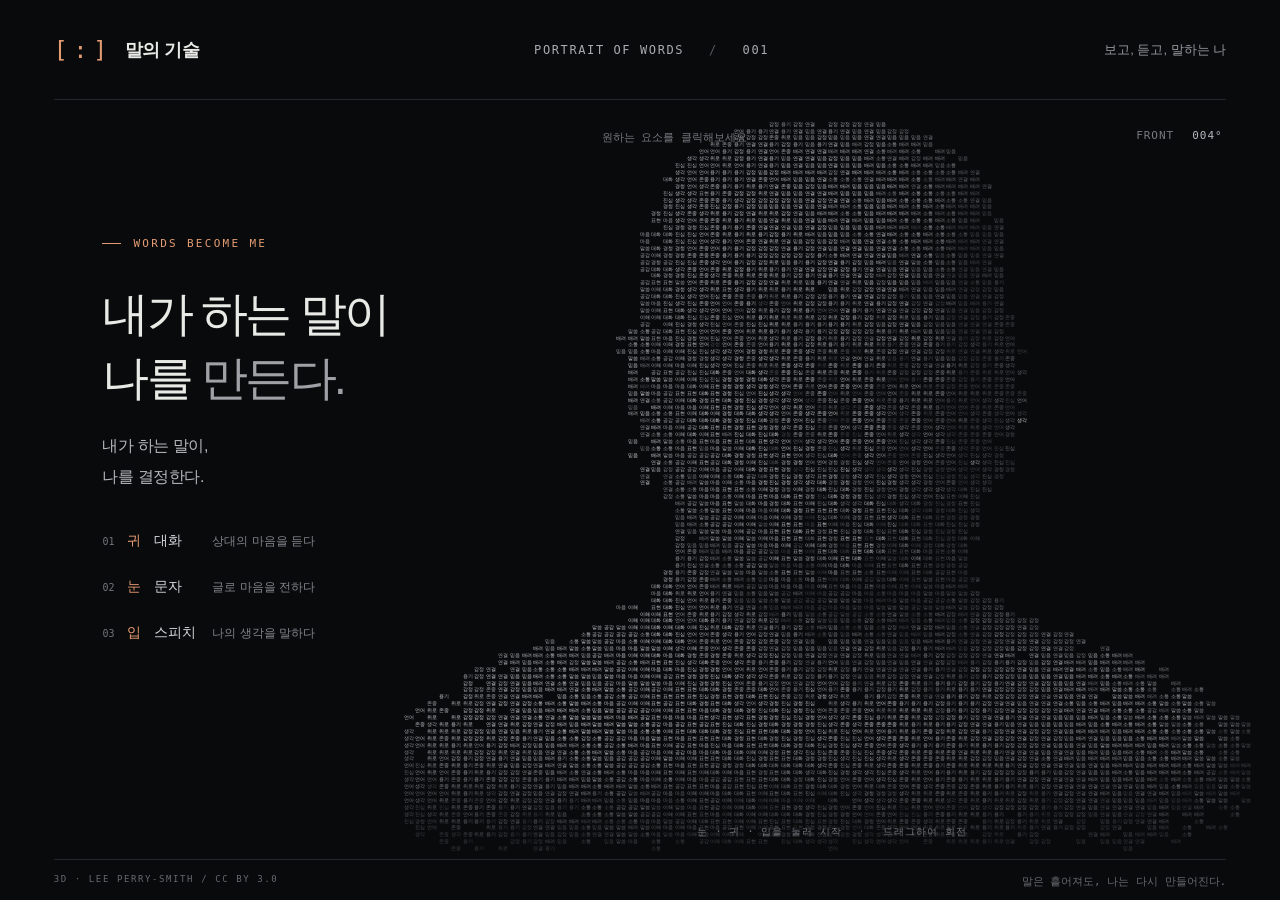
<file: index.html>
<!doctype html>
<html lang="ko">
<head>
<meta charset="utf-8"><meta name="viewport" content="width=device-width,initial-scale=1">
<meta name="theme-color" content="#090a0c">
<title>말의 기술 — 내가 하는 말이 나를 만든다</title>
<meta name="description" content="내가 하는 말이, 나를 결정한다. 수많은 문자가 모여 만드는 천천히 회전하는 입체 초상.">
<link rel="icon" href="./favicon.svg" type="image/svg+xml"><link rel="stylesheet" href="./style.css?v=4">
<link rel="stylesheet" href="./site-intro.css?v=5">
<script>try{if(sessionStorage.getItem('portrait-ascii-upload-intro-v2')!=='seen'&&!new URLSearchParams(location.search).has('home'))document.documentElement.classList.add('intro-active');}catch{if(!new URLSearchParams(location.search).has('home'))document.documentElement.classList.add('intro-active');}</script>
</head>
<body>
<section id="site-intro" class="site-intro" aria-label="말의 기술 인트로 영상" role="dialog" aria-modal="true" hidden>
<iframe id="site-intro-frame" title="말하기의 기술 ASCII 인트로" allow="autoplay" referrerpolicy="same-origin"></iframe>
<div class="site-intro-progress" aria-hidden="true"><span id="site-intro-progress"></span></div>
</section>
<header><a class="brand" href="./index.html?home=1" aria-label="말의 기술 홈"><span class="brand-symbol">[ : ]</span><span>말의 기술</span></a><span class="edition">PORTRAIT OF WORDS <span class="divider">/</span> 001</span><span class="header-note">보고, 듣고, 말하는 나</span></header>
<main>
<canvas id="portrait" aria-label="공감, 마음, 이해 같은 한글 단어들로 이루어진 사람의 입체 초상. 눈은 문자, 귀는 대화, 입은 스피치 훈련으로 연결됩니다. 드래그나 방향키로 각도를 바꿀 수 있습니다." tabindex="0"></canvas>
<div id="hotspots" class="hotspots" role="group" aria-label="얼굴 부위로 훈련 선택"></div>
<div class="intro"><p class="eyebrow"><span></span> WORDS BECOME ME</p><h1>내가 하는 말이<br>나를 <span>만든다.</span></h1><p class="message">내가 하는 말이,<br>나를 결정한다.</p><nav class="sense-menu" aria-label="훈련 선택">
<a href="./trainer.html?v=20261013-clean#dialog"><span>01</span><strong>귀</strong><span class="sense-name">대화</span><small>상대의 마음을 듣다</small></a>
<a href="./trainer.html?v=20261013-clean#message"><span>02</span><strong>눈</strong><span class="sense-name">문자</span><small>글로 마음을 전하다</small></a>
<a href="./trainer.html?v=20261013-clean#speech"><span>03</span><strong>입</strong><span class="sense-name">스피치</span><small>나의 생각을 말하다</small></a>
</nav></div>
<div class="portrait-label"><span>원하는 요소를 클릭해보세요</span></div>
<div class="view-info"><span id="viewLabel">FRONT</span><span id="angle">000°</span></div>
<div class="loading" id="loading" role="status">말들이 모이고 있습니다<span>···</span></div>
<div class="gesture">눈 · 귀 · 입을 눌러 시작 <span>·</span> 드래그하여 회전</div>
</main>
<div class="bottom-line"><a href="./credits.txt" target="_blank" rel="noopener">3D · LEE PERRY-SMITH / CC BY 3.0</a><span>말은 흩어져도, 나는 다시 만들어진다.</span></div>
<script src="./head-data.js?v=1"></script>
<script src="./site-intro.js?v=6"></script>
<script src="./app.js?v=12"></script>
</body></html>
</file>
<file: style.css>
:root{color-scheme:dark;--bg:#090a0c;--ink:#e9e9e6;--muted:#85868b;--line:#26272a;--accent:#e49b72}*{box-sizing:border-box}body{margin:0;background:var(--bg);color:var(--ink);font-family:Arial,"Apple SD Gothic Neo","Malgun Gothic",sans-serif;-webkit-font-smoothing:antialiased}button,a,input{-webkit-tap-highlight-color:transparent}button{font:inherit;color:inherit;cursor:pointer}button:focus-visible,a:focus-visible,input:focus-visible,canvas:focus-visible{outline:2px solid var(--accent);outline-offset:6px}header{height:100px;margin:0 4.2%;display:flex;align-items:center;justify-content:space-between;border-bottom:1px solid var(--line);position:relative;z-index:2}.brand{display:flex;align-items:center;gap:17px;color:var(--ink);text-decoration:none;font-size:18px;font-weight:600;letter-spacing:-.6px}.brand-symbol{font:23px monospace;color:var(--accent);letter-spacing:-4px;margin-right:5px}.edition{font:12px monospace;letter-spacing:1.6px;color:#aaaab0}.divider{color:#58585e;padding:0 16px}.header-note{font-size:13px;color:#98999e}main{height:calc(100svh - 220px);min-height:540px;position:relative;overflow:hidden}canvas{position:absolute;inset:0;width:100%;height:100%;touch-action:pan-y;cursor:grab}canvas:active{cursor:grabbing}.intro{position:absolute;top:24%;left:8%;pointer-events:none;z-index:1}.eyebrow{font:11px monospace;letter-spacing:2.3px;color:var(--accent);display:flex;align-items:center;gap:12px;margin:0 0 32px}.eyebrow span{width:19px;height:1px;background:var(--accent)}h1{font-size:clamp(38px,3.7vw,58px);line-height:1.36;letter-spacing:-2.8px;font-weight:500;margin:0}h1 span{color:#a0a0a5}.message{font-size:16px;line-height:1.9;color:#b6b6bb;margin:26px 0 0;letter-spacing:-.4px}.small-rule{width:26px;height:1px;background:#525257;margin-top:42px}.caption{font-size:13px;line-height:1.8;color:#787980;margin:16px 0 0}.portrait-label{position:absolute;top:30px;left:47%;display:flex;gap:18px;font:11px monospace;color:#77787f;letter-spacing:1px}.portrait-label span:last-child{font-family:inherit;letter-spacing:0}.view-info{position:absolute;right:4.2%;top:29px;display:flex;align-items:center;gap:18px;font:11px monospace;color:#797a80;letter-spacing:1px}#angle{min-width:34px;color:#b7b8bf}.gesture{position:absolute;bottom:20px;left:65%;transform:translateX(-50%);white-space:nowrap;font:10px monospace;letter-spacing:1px;color:#74757c}.gesture span{padding:0 10px;color:#45464d}.loading{position:absolute;left:65%;top:48%;transform:translate(-50%,-50%);font-size:14px;color:#aaa}.loading span{color:var(--accent)}footer{position:relative;margin:0 4.2%;height:79px;display:flex;align-items:center;justify-content:space-between;border-top:1px solid var(--line)}.material{display:flex;gap:24px;align-items:center}.foot-label{font:10px monospace;letter-spacing:1.6px;color:#76777e}.tabs{display:flex;gap:5px;align-items:center;border:1px solid #2c2d31;padding:3px;border-radius:5px}.tabs button{background:none;border:0;border-radius:3px;padding:8px 15px;min-width:64px;font-size:12px;color:#8d8e94}.tabs button.active{background:#292a2e;color:#e9e9e6}.motion{display:flex;align-items:center;gap:14px;font-size:12px;color:#9b9ca3}.pause{padding:10px 2px;border:0;background:none;display:flex;align-items:center;gap:12px;font-size:13px;min-width:84px}.pause span:first-child{font-size:15px;color:var(--accent);width:12px}.control-divider{height:16px;background:#36373c;width:1px;margin:0 10px}input[type=range]{appearance:none;width:88px;height:2px;background:#48494f;cursor:pointer;accent-color:var(--accent)}input[type=range]::-webkit-slider-thumb{appearance:none;background:var(--accent);height:9px;width:9px;border-radius:50%}input[type=range]::-moz-range-thumb{background:var(--accent);height:9px;width:9px;border:0;border-radius:50%}.speed-label{font:11px monospace;color:#a0a1a8;min-width:34px}.reform{display:flex;align-items:center;gap:10px;padding:12px 0 12px 20px;border:0;background:none;font-size:13px;color:#b8b8bf}.reform span{font-size:19px;color:var(--accent)}button:hover{color:#fff}.bottom-line{height:41px;margin:0 4.2%;display:flex;justify-content:space-between;color:#686970;font:9px monospace;letter-spacing:1.6px}.bottom-line span:last-child{font-size:11px;letter-spacing:0}@media(min-width:1800px){.intro{left:12%}}@media(max-width:760px){header{height:74px;margin:0 6%}.brand{font-size:16px;gap:12px}.edition{font-size:9px;letter-spacing:1px}.divider{padding:0 6px}.header-note{display:none}main{height:calc(100svh - 238px);min-height:570px}.intro{top:31px;left:7%}.eyebrow{font-size:9px;margin-bottom:15px;letter-spacing:1.5px}h1{font-size:34px;letter-spacing:-1.8px;line-height:1.3}.message{font-size:13px;line-height:1.7;margin-top:15px}.small-rule,.caption{display:none}.portrait-label{display:none}.view-info{top:30px;right:7%;gap:10px;font-size:9px}.gesture{left:57%;bottom:17px;font-size:8px;letter-spacing:.7px}.gesture span{padding:0 4px}footer{height:122px;margin:0 6%;flex-wrap:wrap;gap:0}.material{width:55%;gap:12px}.foot-label{font-size:8px;letter-spacing:1px}.tabs button{font-size:11px;padding:7px 11px;min-width:49px}.reform{order:1;font-size:12px;padding:10px 0}.motion{order:2;width:100%;justify-content:center;padding-bottom:13px;gap:12px}.bottom-line{margin:0 6%;height:42px;font-size:8px;letter-spacing:.5px}.bottom-line span:last-child{font-size:9px}.control-divider{margin:0 8px}}@media(prefers-reduced-motion:reduce){*{scroll-behavior:auto}}@media(max-height:650px) and (min-width:761px){main{min-height:410px}.intro{top:17%}.small-rule,.caption{display:none}header{height:80px}}

.bottom-line a{color:inherit;text-decoration:none}.bottom-line a:hover{color:var(--ink)}

/* Navigation lives on the moving anatomy, with an equivalent keyboard menu. */
.hotspots{position:absolute;inset:0;pointer-events:none;z-index:3}
.hotspot{position:absolute;display:grid;place-items:center;width:44px;height:44px;padding:0;border:0;background:transparent;border-radius:50%;transform:translate(-50%,-50%);pointer-events:auto;color:var(--accent);touch-action:manipulation}
.hotspot[hidden]{display:none}.hotspot::before{content:"";position:absolute;inset:7px;border:1px solid #e49b7260;border-radius:50%;transition:background .15s,border-color .15s,box-shadow .15s}.hotspot::after{content:"";height:3px;width:3px;background:var(--accent);border-radius:50%;box-shadow:0 0 8px #e49b7280}
.hotspot:hover::before,.hotspot:focus-visible::before,.hotspot.is-active::before{background:#e49b7214;border-color:var(--accent);box-shadow:0 0 22px #e49b7220}.hotspot-tip{position:absolute;bottom:calc(100% + 5px);left:50%;transform:translateX(-50%);white-space:nowrap;color:#f3e0d2;background:#141313f2;border:1px solid #655044;border-radius:5px;padding:9px 12px;font-size:13px;opacity:0;pointer-events:none;transition:opacity .15s}.hotspot:hover .hotspot-tip,.hotspot:focus-visible .hotspot-tip,.hotspot.is-active .hotspot-tip{opacity:1}
.sense-menu{pointer-events:auto;margin-top:28px;display:grid;gap:4px}.sense-menu a{display:flex;align-items:center;gap:13px;padding:10px 6px 10px 0;color:#aaaab1;text-decoration:none;font-size:14px;min-height:42px}.sense-menu a>span:first-child{font:10px monospace;color:#73747b}.sense-menu strong{color:var(--accent);font-size:14px;font-weight:500}.sense-menu .sense-name{min-width:45px;color:#d5d5da}.sense-menu small{font-size:12px;color:#83848b}.sense-menu a:hover .sense-name,.sense-menu a:focus-visible .sense-name{color:var(--accent)}.intro{top:18%}.message{margin-top:21px}
@media(max-width:760px){.intro{top:24px}.message{font-size:12px;margin-top:10px}.sense-menu{margin-top:16px;gap:0}.sense-menu a{padding:5px 0;gap:8px;min-height:32px;font-size:12px}.sense-menu strong{font-size:12px}.sense-menu .sense-name{min-width:36px}.sense-menu small{display:none}.gesture{font-size:9px;letter-spacing:0}.hotspot-tip{font-size:12px;padding:8px}.hotspot{width:44px;height:44px}}
@media(max-height:760px) and (min-width:761px){.intro{top:12%}.sense-menu{margin-top:16px}.sense-menu a{min-height:36px;padding:7px 0}.eyebrow{margin-bottom:22px}.message{margin-top:16px}}

/* Intro has no manual animation controls. Reclaim the old control-bar space. */
main{height:calc(100svh - 141px)}
.bottom-line{border-top:1px solid var(--line);padding-top:14px}
@media(max-width:760px){main{height:calc(100svh - 116px)}}
@media(max-height:650px) and (min-width:761px){main{height:calc(100svh - 121px)}}
</file>
<file: site-intro.css>
html.intro-active{overflow:hidden}
html.intro-active body>header,html.intro-active body>main,html.intro-active .bottom-line{visibility:hidden}
.site-intro{position:fixed;inset:0;z-index:1000;background:#050505;opacity:1;transition:opacity 1.8s cubic-bezier(.22,.61,.36,1);isolation:isolate}
.site-intro[hidden]{display:none}
.site-intro.is-leaving{opacity:0;pointer-events:none}
.site-intro iframe{display:block;width:100%;height:100%;border:0;outline:0;background:#050505}
.site-intro-progress{position:absolute;bottom:0;left:0;right:0;height:1px;background:#ffffff0c;pointer-events:none}
.site-intro-progress span{display:block;width:100%;height:100%;background:#a8a8a8;transform:scaleX(0);transform-origin:left}
@media(prefers-reduced-motion:reduce){.site-intro{transition:none}}

html.intro-revealing body>header,html.intro-revealing body>main,html.intro-revealing .bottom-line{opacity:0;transition:opacity 1.8s ease}
html.intro-revealed body>header,html.intro-revealed body>main,html.intro-revealed .bottom-line{opacity:1}
@media(prefers-reduced-motion:reduce){html.intro-revealing body>header,html.intro-revealing body>main,html.intro-revealing .bottom-line{transition:none}}
</file>
